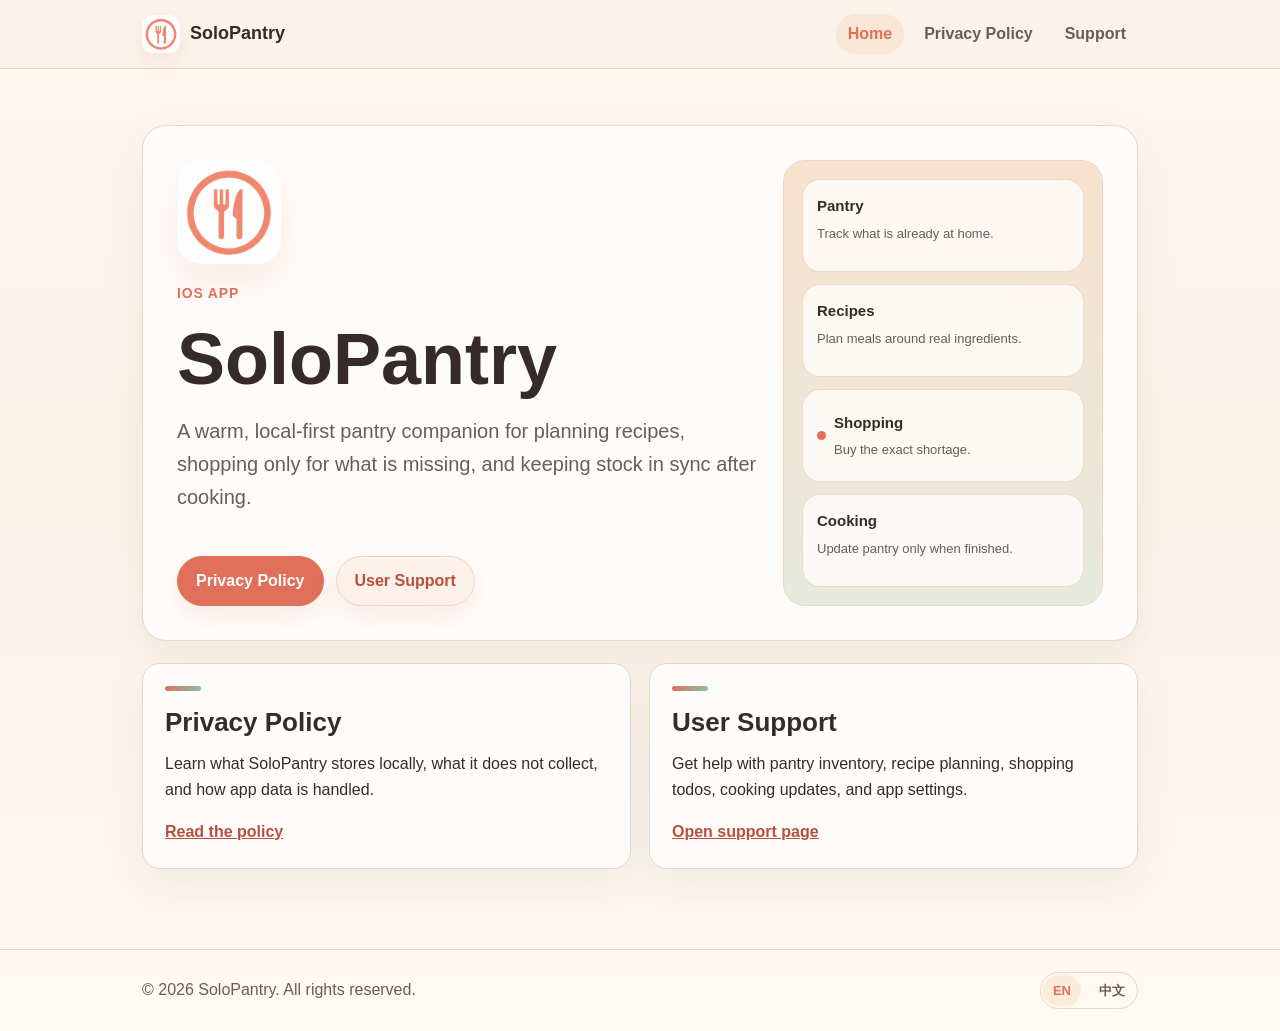
<file: index.html>
<!doctype html>
<html lang="en">
  <head>
    <meta charset="utf-8">
    <meta name="viewport" content="width=device-width, initial-scale=1">
    <title>SoloPantry</title>
    <meta name="description" content="SoloPantry support and privacy information.">
    <link rel="alternate" hreflang="en" href="https://aucu1608.github.io/solo_pantry_pages/">
    <link rel="alternate" hreflang="zh-Hans" href="https://aucu1608.github.io/solo_pantry_pages/zh.html">
    <link rel="icon" href="assets/app-icon.png">
    <link rel="apple-touch-icon" href="assets/app-icon.png">
    <link rel="stylesheet" href="assets/styles.css">
  </head>
  <body>
    <header class="site-header">
      <nav class="nav" aria-label="Main navigation">
        <a class="brand" href="./">
          <img class="brand-icon" src="assets/app-icon.png" alt="" width="34" height="34">
          <span>SoloPantry</span>
        </a>
        <div class="nav-actions">
          <div class="nav-links">
            <a href="./" aria-current="page">Home</a>
            <a href="privacy.html">Privacy Policy</a>
            <a href="support.html">Support</a>
          </div>
        </div>
      </nav>
    </header>

    <main>
      <section class="hero">
        <div class="hero-copy">
          <img class="hero-logo" src="assets/app-icon.png" alt="SoloPantry app icon" width="104" height="104">
          <div class="eyebrow">iOS App</div>
          <h1>SoloPantry</h1>
          <p class="lead">
            A warm, local-first pantry companion for planning recipes, shopping only for what is missing, and keeping stock in sync after cooking.
          </p>
          <div class="actions">
            <a class="button" href="privacy.html">Privacy Policy</a>
            <a class="button secondary" href="support.html">User Support</a>
          </div>
        </div>

        <div class="hero-preview" aria-label="SoloPantry workflow preview">
          <div class="mini-card">
            <strong>Pantry</strong>
            <span>Track what is already at home.</span>
          </div>
          <div class="mini-card">
            <strong>Recipes</strong>
            <span>Plan meals around real ingredients.</span>
          </div>
          <div class="mini-card mini-status">
            <div>
              <strong>Shopping</strong>
              <span>Buy the exact shortage.</span>
            </div>
          </div>
          <div class="mini-card">
            <strong>Cooking</strong>
            <span>Update pantry only when finished.</span>
          </div>
        </div>
      </section>

      <section class="grid" aria-label="Important links">
        <article class="card">
          <h2>Privacy Policy</h2>
          <p>
            Learn what SoloPantry stores locally, what it does not collect, and how app data is handled.
          </p>
          <a href="privacy.html">Read the policy</a>
        </article>

        <article class="card">
          <h2>User Support</h2>
          <p>
            Get help with pantry inventory, recipe planning, shopping todos, cooking updates, and app settings.
          </p>
          <a href="support.html">Open support page</a>
        </article>
      </section>
    </main>

    <footer class="site-footer">
      <div class="footer-inner">
        <span>&copy; 2026 SoloPantry. All rights reserved.</span>
        <div class="language-switch" aria-label="Language">
          <a href="./" aria-current="true">EN</a>
          <a href="zh.html" lang="zh-Hans">中文</a>
        </div>
      </div>
    </footer>
  </body>
</html>
</file>
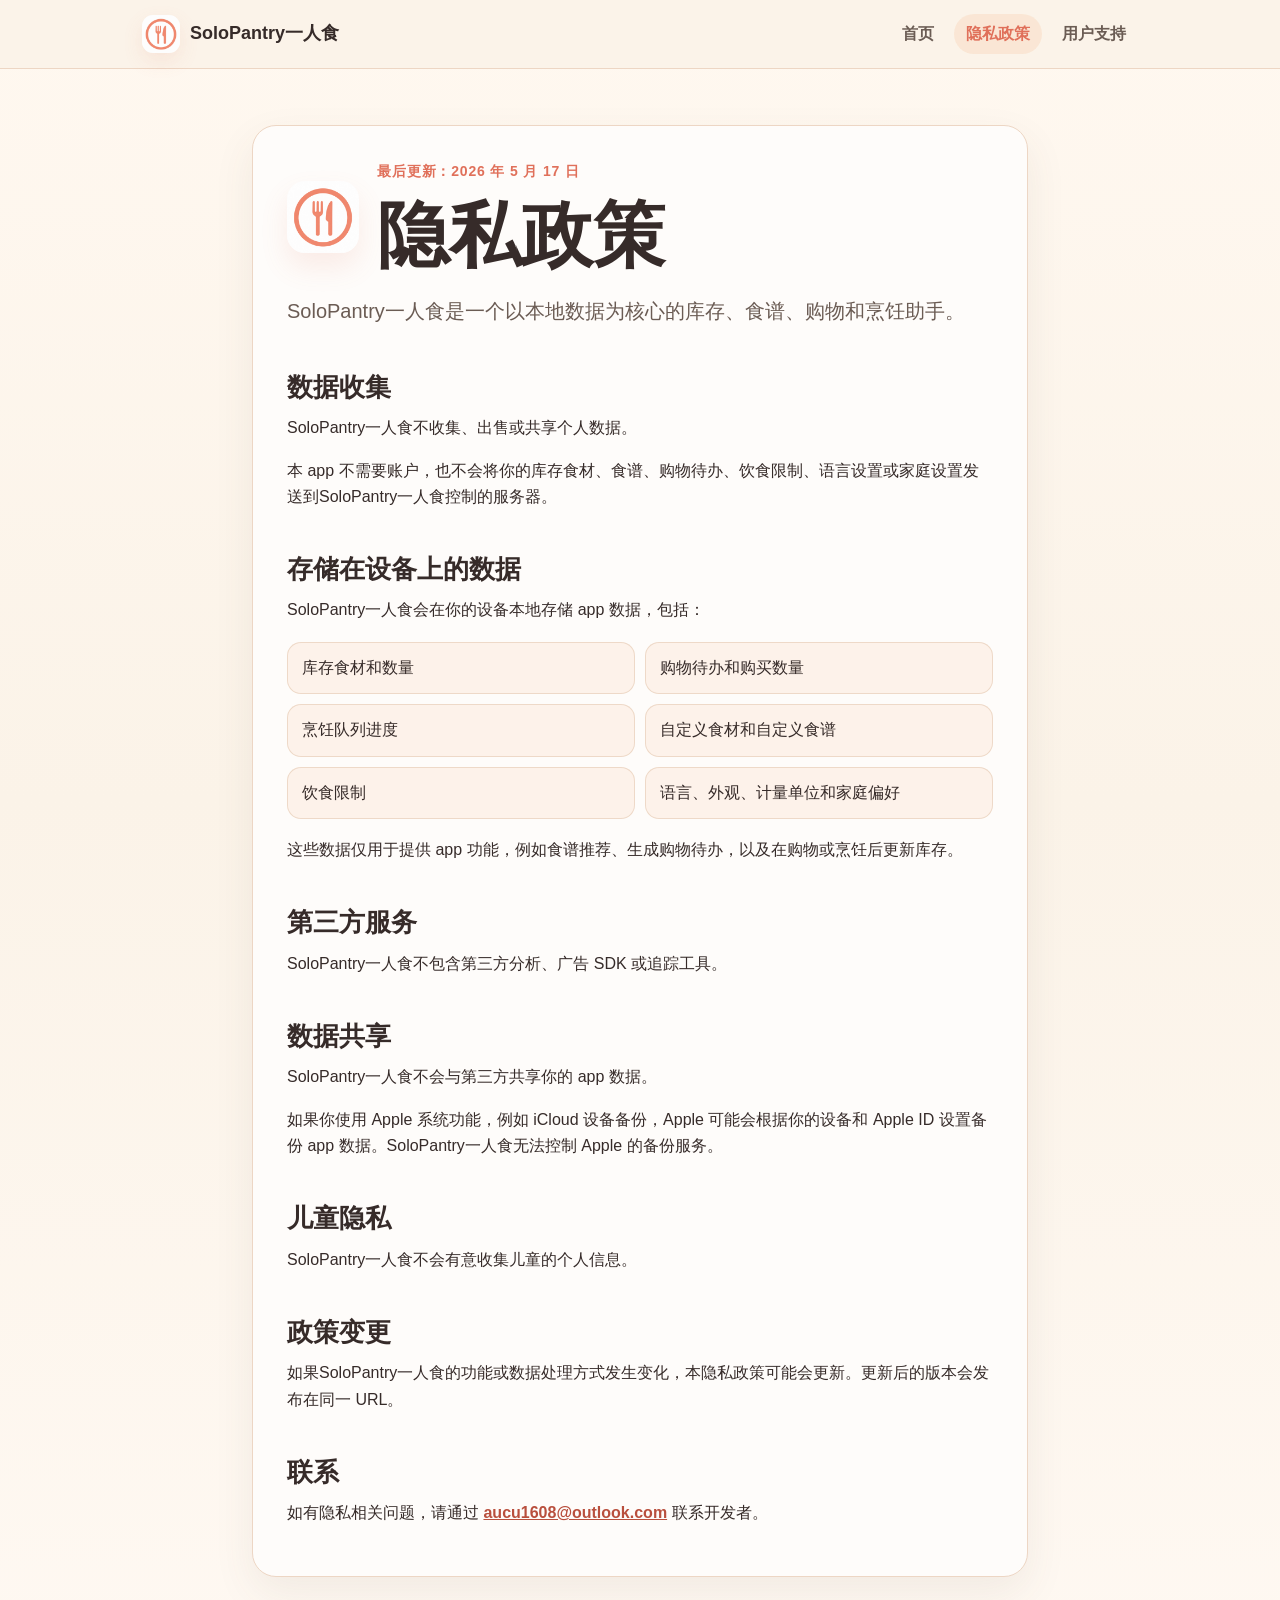
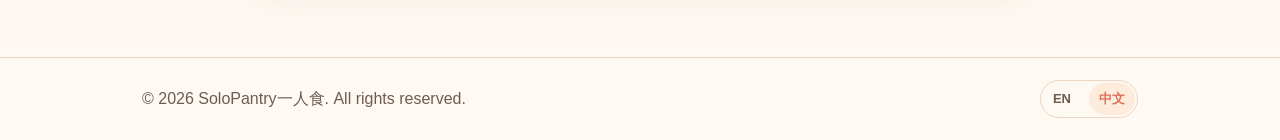
<file: privacy-zh.html>
<!doctype html>
<html lang="zh-Hans">
  <head>
    <meta charset="utf-8">
    <meta name="viewport" content="width=device-width, initial-scale=1">
    <title>隐私政策 | SoloPantry一人食</title>
    <meta name="description" content="SoloPantry一人食 iOS app 隐私政策。">
    <link rel="alternate" hreflang="en" href="https://aucu1608.github.io/solo_pantry_pages/privacy.html">
    <link rel="alternate" hreflang="zh-Hans" href="https://aucu1608.github.io/solo_pantry_pages/privacy-zh.html">
    <link rel="icon" href="assets/app-icon.png">
    <link rel="apple-touch-icon" href="assets/app-icon.png">
    <link rel="stylesheet" href="assets/styles.css">
  </head>
  <body>
    <header class="site-header">
      <nav class="nav" aria-label="主导航">
        <a class="brand" href="zh.html">
          <img class="brand-icon" src="assets/app-icon.png" alt="" width="34" height="34">
          <span>SoloPantry一人食</span>
        </a>
        <div class="nav-actions">
          <div class="nav-links">
            <a href="zh.html">首页</a>
            <a href="privacy-zh.html" aria-current="page">隐私政策</a>
            <a href="support-zh.html">用户支持</a>
          </div>
        </div>
      </nav>
    </header>

    <main class="content">
      <article class="page-panel">
        <div class="page-title">
          <img src="assets/app-icon.png" alt="SoloPantry一人食 app 图标" width="72" height="72">
          <div>
            <p class="eyebrow">最后更新：2026 年 5 月 17 日</p>
            <h1>隐私政策</h1>
          </div>
        </div>
        <p class="lead">
          SoloPantry一人食是一个以本地数据为核心的库存、食谱、购物和烹饪助手。
        </p>

        <h2>数据收集</h2>
        <p>
          SoloPantry一人食不收集、出售或共享个人数据。
        </p>
        <p>
          本 app 不需要账户，也不会将你的库存食材、食谱、购物待办、饮食限制、语言设置或家庭设置发送到SoloPantry一人食控制的服务器。
        </p>

        <h2>存储在设备上的数据</h2>
        <p>SoloPantry一人食会在你的设备本地存储 app 数据，包括：</p>
        <ul class="info-list">
          <li>库存食材和数量</li>
          <li>购物待办和购买数量</li>
          <li>烹饪队列进度</li>
          <li>自定义食材和自定义食谱</li>
          <li>饮食限制</li>
          <li>语言、外观、计量单位和家庭偏好</li>
        </ul>
        <p>
          这些数据仅用于提供 app 功能，例如食谱推荐、生成购物待办，以及在购物或烹饪后更新库存。
        </p>

        <h2>第三方服务</h2>
        <p>
          SoloPantry一人食不包含第三方分析、广告 SDK 或追踪工具。
        </p>

        <h2>数据共享</h2>
        <p>
          SoloPantry一人食不会与第三方共享你的 app 数据。
        </p>
        <p>
          如果你使用 Apple 系统功能，例如 iCloud 设备备份，Apple 可能会根据你的设备和 Apple ID 设置备份 app 数据。SoloPantry一人食无法控制 Apple 的备份服务。
        </p>

        <h2>儿童隐私</h2>
        <p>
          SoloPantry一人食不会有意收集儿童的个人信息。
        </p>

        <h2>政策变更</h2>
        <p>
          如果SoloPantry一人食的功能或数据处理方式发生变化，本隐私政策可能会更新。更新后的版本会发布在同一 URL。
        </p>

        <h2>联系</h2>
        <p>
          如有隐私相关问题，请通过
          <a href="mailto:aucu1608@outlook.com">aucu1608@outlook.com</a>
          联系开发者。
        </p>
      </article>
    </main>

    <footer class="site-footer">
      <div class="footer-inner">
        <span>&copy; 2026 SoloPantry一人食. All rights reserved.</span>
        <div class="language-switch" aria-label="语言">
          <a href="privacy.html">EN</a>
          <a href="privacy-zh.html" aria-current="true">中文</a>
        </div>
      </div>
    </footer>
  </body>
</html>
</file>
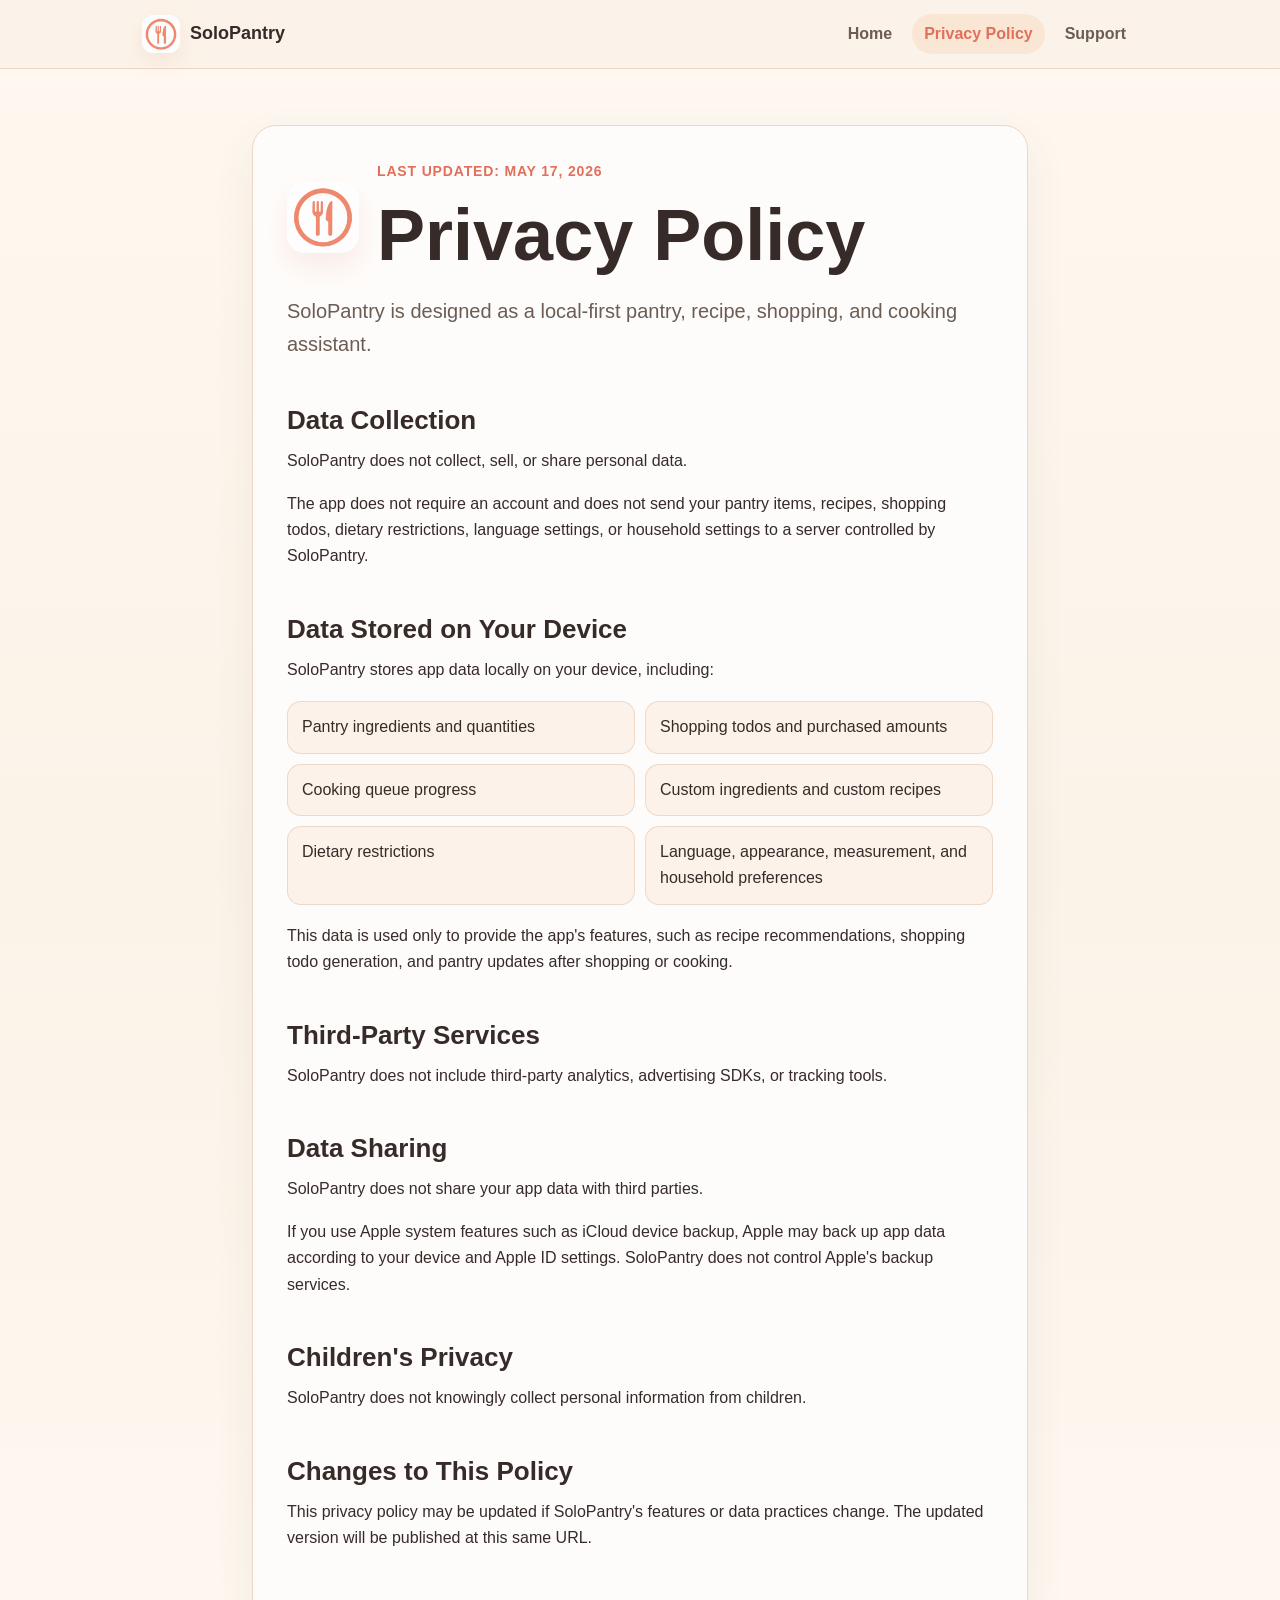
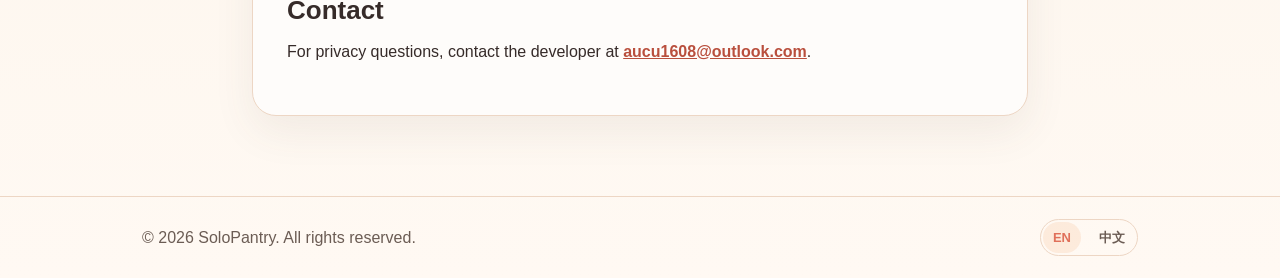
<file: privacy.html>
<!doctype html>
<html lang="en">
  <head>
    <meta charset="utf-8">
    <meta name="viewport" content="width=device-width, initial-scale=1">
    <title>Privacy Policy | SoloPantry</title>
    <meta name="description" content="SoloPantry privacy policy for the iOS app.">
    <link rel="alternate" hreflang="en" href="https://aucu1608.github.io/solo_pantry_pages/privacy.html">
    <link rel="alternate" hreflang="zh-Hans" href="https://aucu1608.github.io/solo_pantry_pages/privacy-zh.html">
    <link rel="icon" href="assets/app-icon.png">
    <link rel="apple-touch-icon" href="assets/app-icon.png">
    <link rel="stylesheet" href="assets/styles.css">
  </head>
  <body>
    <header class="site-header">
      <nav class="nav" aria-label="Main navigation">
        <a class="brand" href="./">
          <img class="brand-icon" src="assets/app-icon.png" alt="" width="34" height="34">
          <span>SoloPantry</span>
        </a>
        <div class="nav-actions">
          <div class="nav-links">
            <a href="./">Home</a>
            <a href="privacy.html" aria-current="page">Privacy Policy</a>
            <a href="support.html">Support</a>
          </div>
        </div>
      </nav>
    </header>

    <main class="content">
      <article class="page-panel">
        <div class="page-title">
          <img src="assets/app-icon.png" alt="SoloPantry app icon" width="72" height="72">
          <div>
            <p class="eyebrow">Last updated: May 17, 2026</p>
            <h1>Privacy Policy</h1>
          </div>
        </div>
        <p class="lead">
          SoloPantry is designed as a local-first pantry, recipe, shopping, and cooking assistant.
        </p>

        <h2>Data Collection</h2>
        <p>
          SoloPantry does not collect, sell, or share personal data.
        </p>
        <p>
          The app does not require an account and does not send your pantry items, recipes, shopping todos,
          dietary restrictions, language settings, or household settings to a server controlled by SoloPantry.
        </p>

        <h2>Data Stored on Your Device</h2>
        <p>SoloPantry stores app data locally on your device, including:</p>
        <ul class="info-list">
          <li>Pantry ingredients and quantities</li>
          <li>Shopping todos and purchased amounts</li>
          <li>Cooking queue progress</li>
          <li>Custom ingredients and custom recipes</li>
          <li>Dietary restrictions</li>
          <li>Language, appearance, measurement, and household preferences</li>
        </ul>
        <p>
          This data is used only to provide the app's features, such as recipe recommendations,
          shopping todo generation, and pantry updates after shopping or cooking.
        </p>

        <h2>Third-Party Services</h2>
        <p>
          SoloPantry does not include third-party analytics, advertising SDKs, or tracking tools.
        </p>

        <h2>Data Sharing</h2>
        <p>
          SoloPantry does not share your app data with third parties.
        </p>
        <p>
          If you use Apple system features such as iCloud device backup, Apple may back up app data according
          to your device and Apple ID settings. SoloPantry does not control Apple's backup services.
        </p>

        <h2>Children's Privacy</h2>
        <p>
          SoloPantry does not knowingly collect personal information from children.
        </p>

        <h2>Changes to This Policy</h2>
        <p>
          This privacy policy may be updated if SoloPantry's features or data practices change.
          The updated version will be published at this same URL.
        </p>

        <h2>Contact</h2>
        <p>
          For privacy questions, contact the developer at
          <a href="mailto:aucu1608@outlook.com">aucu1608@outlook.com</a>.
        </p>
      </article>
    </main>

    <footer class="site-footer">
      <div class="footer-inner">
        <span>&copy; 2026 SoloPantry. All rights reserved.</span>
        <div class="language-switch" aria-label="Language">
          <a href="privacy.html" aria-current="true">EN</a>
          <a href="privacy-zh.html" lang="zh-Hans">中文</a>
        </div>
      </div>
    </footer>
  </body>
</html>
</file>
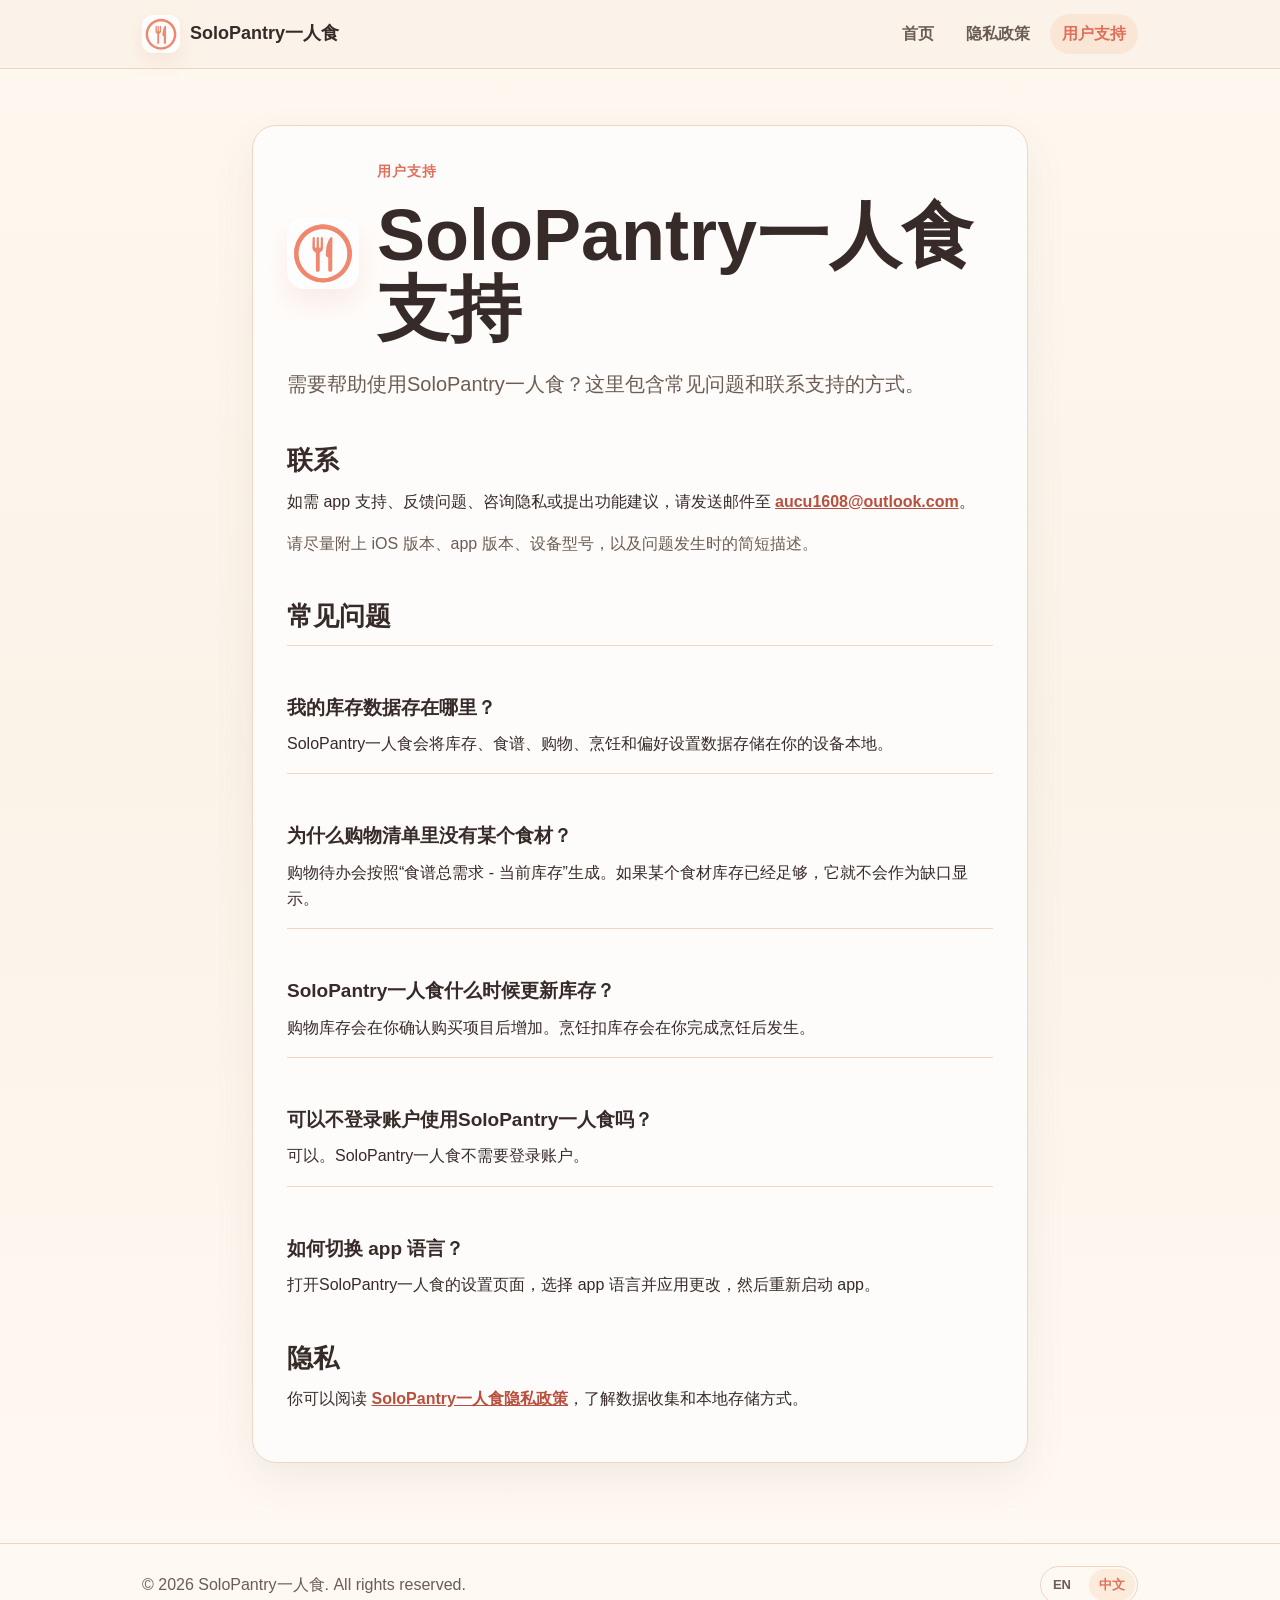
<file: support-zh.html>
<!doctype html>
<html lang="zh-Hans">
  <head>
    <meta charset="utf-8">
    <meta name="viewport" content="width=device-width, initial-scale=1">
    <title>用户支持 | SoloPantry一人食</title>
    <meta name="description" content="SoloPantry一人食 iOS app 用户支持。">
    <link rel="alternate" hreflang="en" href="https://aucu1608.github.io/solo_pantry_pages/support.html">
    <link rel="alternate" hreflang="zh-Hans" href="https://aucu1608.github.io/solo_pantry_pages/support-zh.html">
    <link rel="icon" href="assets/app-icon.png">
    <link rel="apple-touch-icon" href="assets/app-icon.png">
    <link rel="stylesheet" href="assets/styles.css">
  </head>
  <body>
    <header class="site-header">
      <nav class="nav" aria-label="主导航">
        <a class="brand" href="zh.html">
          <img class="brand-icon" src="assets/app-icon.png" alt="" width="34" height="34">
          <span>SoloPantry一人食</span>
        </a>
        <div class="nav-actions">
          <div class="nav-links">
            <a href="zh.html">首页</a>
            <a href="privacy-zh.html">隐私政策</a>
            <a href="support-zh.html" aria-current="page">用户支持</a>
          </div>
        </div>
      </nav>
    </header>

    <main class="content">
      <article class="page-panel">
        <div class="page-title">
          <img src="assets/app-icon.png" alt="SoloPantry一人食 app 图标" width="72" height="72">
          <div>
            <p class="eyebrow">用户支持</p>
            <h1>SoloPantry一人食支持</h1>
          </div>
        </div>
        <p class="lead">
          需要帮助使用SoloPantry一人食？这里包含常见问题和联系支持的方式。
        </p>

        <h2>联系</h2>
        <p>
          如需 app 支持、反馈问题、咨询隐私或提出功能建议，请发送邮件至
          <a href="mailto:aucu1608@outlook.com">aucu1608@outlook.com</a>。
        </p>
        <p class="muted">
          请尽量附上 iOS 版本、app 版本、设备型号，以及问题发生时的简短描述。
        </p>

        <h2>常见问题</h2>
        <section class="faq-block">
          <h3>我的库存数据存在哪里？</h3>
          <p>
            SoloPantry一人食会将库存、食谱、购物、烹饪和偏好设置数据存储在你的设备本地。
          </p>
        </section>

        <section class="faq-block">
          <h3>为什么购物清单里没有某个食材？</h3>
          <p>
            购物待办会按照“食谱总需求 - 当前库存”生成。如果某个食材库存已经足够，它就不会作为缺口显示。
          </p>
        </section>

        <section class="faq-block">
          <h3>SoloPantry一人食什么时候更新库存？</h3>
          <p>
            购物库存会在你确认购买项目后增加。烹饪扣库存会在你完成烹饪后发生。
          </p>
        </section>

        <section class="faq-block">
          <h3>可以不登录账户使用SoloPantry一人食吗？</h3>
          <p>
            可以。SoloPantry一人食不需要登录账户。
          </p>
        </section>

        <section class="faq-block">
          <h3>如何切换 app 语言？</h3>
          <p>
            打开SoloPantry一人食的设置页面，选择 app 语言并应用更改，然后重新启动 app。
          </p>
        </section>

        <h2>隐私</h2>
        <p>
          你可以阅读 <a href="privacy-zh.html">SoloPantry一人食隐私政策</a>，了解数据收集和本地存储方式。
        </p>
      </article>
    </main>

    <footer class="site-footer">
      <div class="footer-inner">
        <span>&copy; 2026 SoloPantry一人食. All rights reserved.</span>
        <div class="language-switch" aria-label="语言">
          <a href="support.html">EN</a>
          <a href="support-zh.html" aria-current="true">中文</a>
        </div>
      </div>
    </footer>
  </body>
</html>
</file>
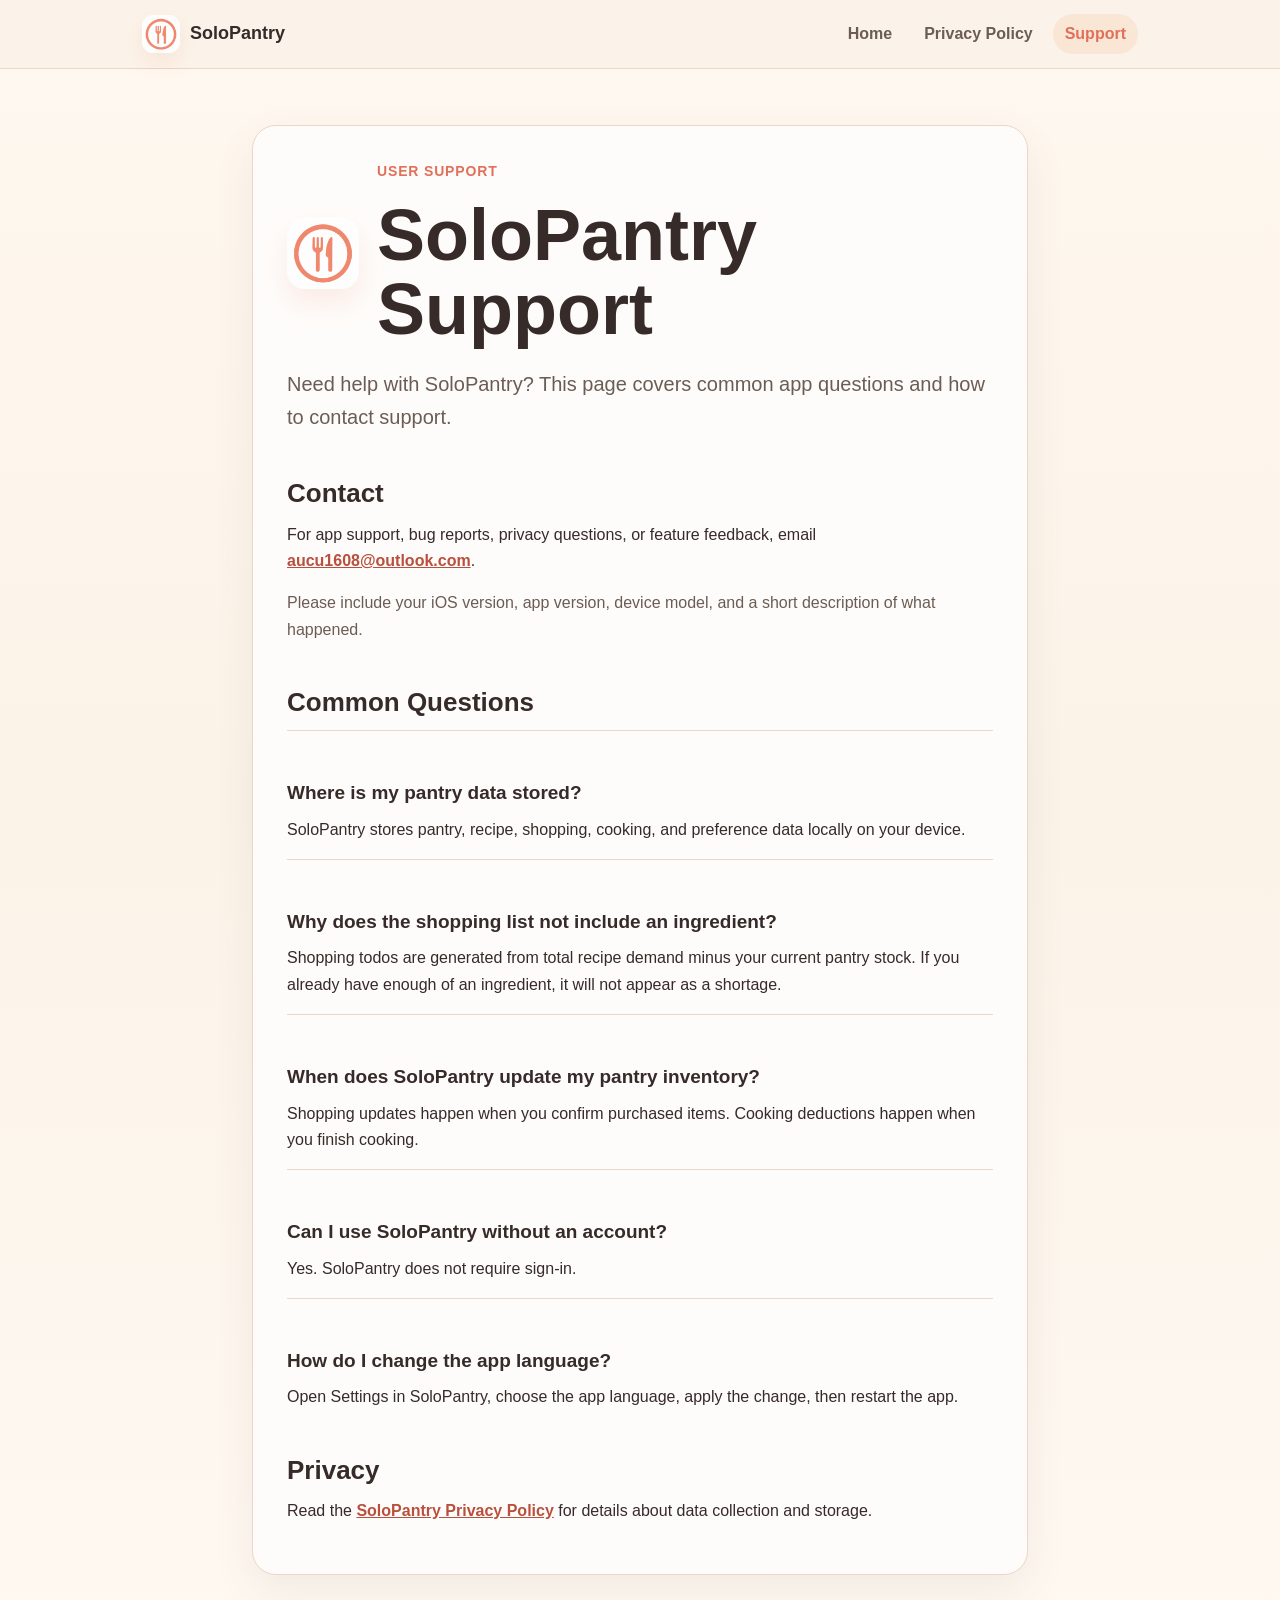
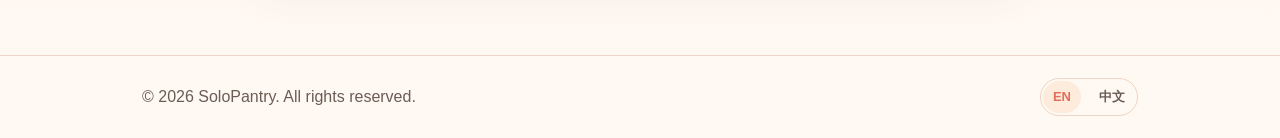
<file: support.html>
<!doctype html>
<html lang="en">
  <head>
    <meta charset="utf-8">
    <meta name="viewport" content="width=device-width, initial-scale=1">
    <title>Support | SoloPantry</title>
    <meta name="description" content="SoloPantry user support for the iOS app.">
    <link rel="alternate" hreflang="en" href="https://aucu1608.github.io/solo_pantry_pages/support.html">
    <link rel="alternate" hreflang="zh-Hans" href="https://aucu1608.github.io/solo_pantry_pages/support-zh.html">
    <link rel="icon" href="assets/app-icon.png">
    <link rel="apple-touch-icon" href="assets/app-icon.png">
    <link rel="stylesheet" href="assets/styles.css">
  </head>
  <body>
    <header class="site-header">
      <nav class="nav" aria-label="Main navigation">
        <a class="brand" href="./">
          <img class="brand-icon" src="assets/app-icon.png" alt="" width="34" height="34">
          <span>SoloPantry</span>
        </a>
        <div class="nav-actions">
          <div class="nav-links">
            <a href="./">Home</a>
            <a href="privacy.html">Privacy Policy</a>
            <a href="support.html" aria-current="page">Support</a>
          </div>
        </div>
      </nav>
    </header>

    <main class="content">
      <article class="page-panel">
        <div class="page-title">
          <img src="assets/app-icon.png" alt="SoloPantry app icon" width="72" height="72">
          <div>
            <p class="eyebrow">User Support</p>
            <h1>SoloPantry Support</h1>
          </div>
        </div>
        <p class="lead">
          Need help with SoloPantry? This page covers common app questions and how to contact support.
        </p>

        <h2>Contact</h2>
        <p>
          For app support, bug reports, privacy questions, or feature feedback, email
          <a href="mailto:aucu1608@outlook.com">aucu1608@outlook.com</a>.
        </p>
        <p class="muted">
          Please include your iOS version, app version, device model, and a short description of what happened.
        </p>

        <h2>Common Questions</h2>
        <section class="faq-block">
          <h3>Where is my pantry data stored?</h3>
          <p>
            SoloPantry stores pantry, recipe, shopping, cooking, and preference data locally on your device.
          </p>
        </section>

        <section class="faq-block">
          <h3>Why does the shopping list not include an ingredient?</h3>
          <p>
            Shopping todos are generated from total recipe demand minus your current pantry stock.
            If you already have enough of an ingredient, it will not appear as a shortage.
          </p>
        </section>

        <section class="faq-block">
          <h3>When does SoloPantry update my pantry inventory?</h3>
          <p>
            Shopping updates happen when you confirm purchased items. Cooking deductions happen when you finish cooking.
          </p>
        </section>

        <section class="faq-block">
          <h3>Can I use SoloPantry without an account?</h3>
          <p>
            Yes. SoloPantry does not require sign-in.
          </p>
        </section>

        <section class="faq-block">
          <h3>How do I change the app language?</h3>
          <p>
            Open Settings in SoloPantry, choose the app language, apply the change, then restart the app.
          </p>
        </section>

        <h2>Privacy</h2>
        <p>
          Read the <a href="privacy.html">SoloPantry Privacy Policy</a> for details about data collection and storage.
        </p>
      </article>
    </main>

    <footer class="site-footer">
      <div class="footer-inner">
        <span>&copy; 2026 SoloPantry. All rights reserved.</span>
        <div class="language-switch" aria-label="Language">
          <a href="support.html" aria-current="true">EN</a>
          <a href="support-zh.html" lang="zh-Hans">中文</a>
        </div>
      </div>
    </footer>
  </body>
</html>
</file>
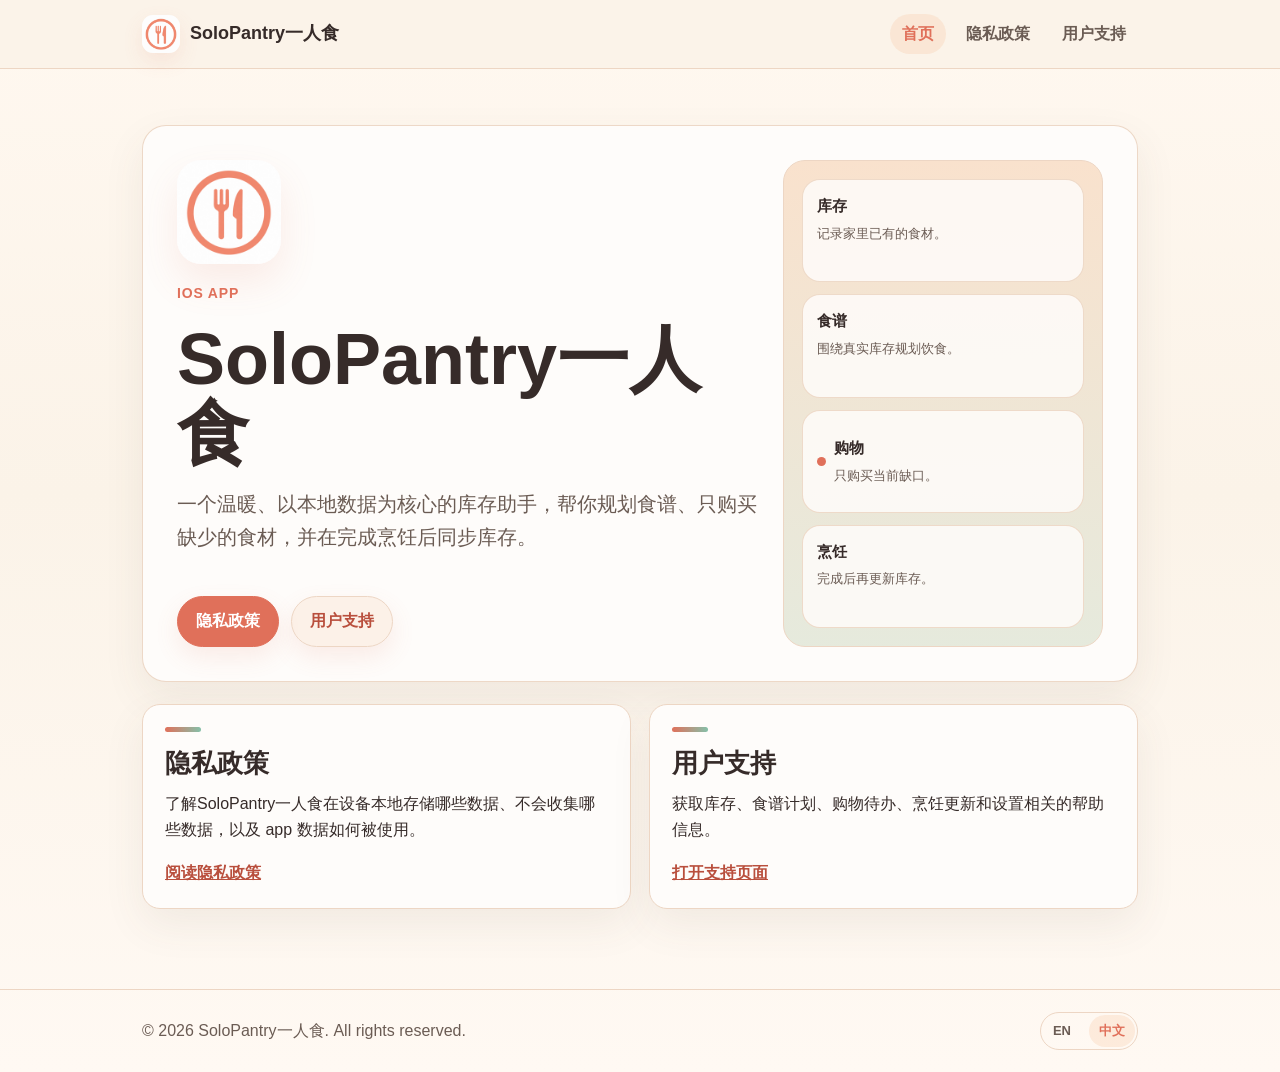
<file: zh.html>
<!doctype html>
<html lang="zh-Hans">
  <head>
    <meta charset="utf-8">
    <meta name="viewport" content="width=device-width, initial-scale=1">
    <title>SoloPantry一人食</title>
    <meta name="description" content="SoloPantry一人食用户支持与隐私政策信息。">
    <link rel="alternate" hreflang="en" href="https://aucu1608.github.io/solo_pantry_pages/">
    <link rel="alternate" hreflang="zh-Hans" href="https://aucu1608.github.io/solo_pantry_pages/zh.html">
    <link rel="icon" href="assets/app-icon.png">
    <link rel="apple-touch-icon" href="assets/app-icon.png">
    <link rel="stylesheet" href="assets/styles.css">
  </head>
  <body>
    <header class="site-header">
      <nav class="nav" aria-label="主导航">
        <a class="brand" href="zh.html">
          <img class="brand-icon" src="assets/app-icon.png" alt="" width="34" height="34">
          <span>SoloPantry一人食</span>
        </a>
        <div class="nav-actions">
          <div class="nav-links">
            <a href="zh.html" aria-current="page">首页</a>
            <a href="privacy-zh.html">隐私政策</a>
            <a href="support-zh.html">用户支持</a>
          </div>
        </div>
      </nav>
    </header>

    <main>
      <section class="hero">
        <div class="hero-copy">
          <img class="hero-logo" src="assets/app-icon.png" alt="SoloPantry一人食 app 图标" width="104" height="104">
          <div class="eyebrow">iOS App</div>
          <h1>SoloPantry一人食</h1>
          <p class="lead">
            一个温暖、以本地数据为核心的库存助手，帮你规划食谱、只购买缺少的食材，并在完成烹饪后同步库存。
          </p>
          <div class="actions">
            <a class="button" href="privacy-zh.html">隐私政策</a>
            <a class="button secondary" href="support-zh.html">用户支持</a>
          </div>
        </div>

        <div class="hero-preview" aria-label="SoloPantry一人食 使用流程预览">
          <div class="mini-card">
            <strong>库存</strong>
            <span>记录家里已有的食材。</span>
          </div>
          <div class="mini-card">
            <strong>食谱</strong>
            <span>围绕真实库存规划饮食。</span>
          </div>
          <div class="mini-card mini-status">
            <div>
              <strong>购物</strong>
              <span>只购买当前缺口。</span>
            </div>
          </div>
          <div class="mini-card">
            <strong>烹饪</strong>
            <span>完成后再更新库存。</span>
          </div>
        </div>
      </section>

      <section class="grid" aria-label="重要链接">
        <article class="card">
          <h2>隐私政策</h2>
          <p>
            了解SoloPantry一人食在设备本地存储哪些数据、不会收集哪些数据，以及 app 数据如何被使用。
          </p>
          <a href="privacy-zh.html">阅读隐私政策</a>
        </article>

        <article class="card">
          <h2>用户支持</h2>
          <p>
            获取库存、食谱计划、购物待办、烹饪更新和设置相关的帮助信息。
          </p>
          <a href="support-zh.html">打开支持页面</a>
        </article>
      </section>
    </main>

    <footer class="site-footer">
      <div class="footer-inner">
        <span>&copy; 2026 SoloPantry一人食. All rights reserved.</span>
        <div class="language-switch" aria-label="语言">
          <a href="./">EN</a>
          <a href="zh.html" aria-current="true">中文</a>
        </div>
      </div>
    </footer>
  </body>
</html>
</file>
<file: assets/styles.css>
:root {
  color-scheme: light dark;
  --bg: #fbf3e8;
  --panel: #fefcfa;
  --text: #362b29;
  --muted: #6b5c54;
  --line: #edd6c4;
  --accent: #e0705a;
  --accent-strong: #b94f3d;
  --peach: #f5bd94;
  --mint: #85c0a9;
  --soft: #fce6d7;
  --shadow: rgba(224, 112, 90, 0.12);
  --panel-shadow: 0 16px 42px rgba(92, 76, 69, 0.08);
}

* {
  box-sizing: border-box;
}

body {
  margin: 0;
  font-family: -apple-system, BlinkMacSystemFont, "Segoe UI", sans-serif;
  background: linear-gradient(180deg, #fff8f0 0%, var(--bg) 46%, #fff9f3 100%);
  color: var(--text);
  line-height: 1.65;
}

a {
  color: var(--accent-strong);
  font-weight: 600;
}

.site-header {
  border-bottom: 1px solid var(--line);
  background: rgba(251, 243, 232, 0.86);
  backdrop-filter: blur(16px);
  position: sticky;
  top: 0;
  z-index: 10;
}

.nav {
  max-width: 1040px;
  margin: 0 auto;
  padding: 14px 22px;
  display: flex;
  align-items: center;
  justify-content: space-between;
  gap: 16px;
}

.brand {
  color: var(--text);
  font-size: 18px;
  font-weight: 750;
  text-decoration: none;
  display: inline-flex;
  align-items: center;
  gap: 10px;
}

.brand-icon {
  width: 38px;
  height: 38px;
  border-radius: 11px;
  box-shadow: 0 8px 20px var(--shadow);
}

.nav-actions {
  align-items: center;
  display: flex;
  gap: 14px;
  flex-wrap: wrap;
}

.nav-links,
.language-switch {
  display: flex;
  gap: 8px;
  flex-wrap: wrap;
}

.nav-links a,
.language-switch a {
  border-radius: 999px;
  color: var(--muted);
  padding: 7px 12px;
  text-decoration: none;
}

.nav-links a:hover,
.nav-links a[aria-current="page"],
.language-switch a:hover,
.language-switch a[aria-current="true"] {
  color: var(--accent);
  background: rgba(245, 189, 148, 0.24);
}

.language-switch {
  border: 1px solid var(--line);
  border-radius: 999px;
  padding: 2px;
}

.language-switch a {
  font-size: 13px;
  padding: 5px 10px;
}

main {
  max-width: 1040px;
  margin: 0 auto;
  padding: 56px 22px 80px;
}

.hero {
  background: var(--panel);
  border: 1px solid rgba(237, 214, 196, 0.95);
  border-radius: 24px;
  box-shadow: var(--panel-shadow);
  display: grid;
  gap: 26px;
  grid-template-columns: minmax(0, 1fr) 320px;
  overflow: hidden;
  padding: 34px;
}

.hero-copy {
  align-self: center;
  display: grid;
  gap: 18px;
  max-width: 670px;
}

.hero-logo {
  width: 104px;
  height: 104px;
  border-radius: 24px;
  box-shadow: 0 18px 38px var(--shadow);
}

.hero-preview {
  align-self: stretch;
  background:
    linear-gradient(180deg, rgba(245, 189, 148, 0.32), rgba(133, 192, 169, 0.18)),
    var(--bg);
  border: 1px solid var(--line);
  border-radius: 22px;
  display: grid;
  gap: 12px;
  padding: 18px;
}

.mini-card {
  background: rgba(254, 252, 250, 0.86);
  border: 1px solid rgba(237, 214, 196, 0.9);
  border-radius: 18px;
  padding: 14px;
}

.mini-card strong {
  display: block;
  font-size: 15px;
  margin-bottom: 4px;
}

.mini-card span {
  color: var(--muted);
  display: block;
  font-size: 13px;
}

.mini-status {
  align-items: center;
  display: flex;
  gap: 8px;
}

.mini-status::before {
  background: var(--accent);
  border-radius: 999px;
  content: "";
  display: inline-block;
  height: 9px;
  width: 9px;
}

.eyebrow {
  color: var(--accent);
  font-size: 14px;
  font-weight: 750;
  letter-spacing: 0.06em;
  text-transform: uppercase;
}

h1 {
  margin: 0;
  font-size: clamp(38px, 7vw, 72px);
  line-height: 1.02;
  letter-spacing: 0;
}

h2 {
  margin: 44px 0 12px;
  font-size: 26px;
  line-height: 1.2;
  letter-spacing: 0;
}

h3 {
  margin: 28px 0 8px;
  font-size: 19px;
}

p {
  margin: 0 0 16px;
}

.lead {
  color: var(--muted);
  font-size: 20px;
  max-width: 700px;
}

.actions {
  display: flex;
  gap: 12px;
  flex-wrap: wrap;
  margin-top: 8px;
}

.button {
  border: 1px solid var(--accent);
  border-radius: 999px;
  color: #ffffff;
  background: var(--accent);
  box-shadow: 0 10px 24px var(--shadow);
  padding: 11px 18px;
  text-decoration: none;
  display: inline-flex;
  align-items: center;
  justify-content: center;
  min-height: 44px;
}

.button.secondary {
  border-color: var(--line);
  color: var(--accent-strong);
  background: rgba(245, 189, 148, 0.18);
}

.button:hover {
  transform: translateY(-1px);
}

.grid {
  display: grid;
  grid-template-columns: repeat(2, minmax(0, 1fr));
  gap: 18px;
  margin-top: 22px;
}

.card {
  background: var(--panel);
  border: 1px solid var(--line);
  border-radius: 18px;
  padding: 22px;
  box-shadow: var(--panel-shadow);
}

.card::before {
  content: "";
  display: block;
  width: 36px;
  height: 5px;
  margin-bottom: 16px;
  border-radius: 999px;
  background: linear-gradient(90deg, var(--accent), var(--mint));
}

.card h2,
.card h3 {
  margin-top: 0;
}

.content {
  max-width: 820px;
}

.page-panel {
  background: var(--panel);
  border: 1px solid var(--line);
  border-radius: 24px;
  box-shadow: var(--panel-shadow);
  padding: 34px;
}

.page-title {
  align-items: center;
  display: flex;
  gap: 18px;
  margin-bottom: 22px;
}

.page-title img {
  height: 72px;
  width: 72px;
  border-radius: 18px;
  box-shadow: 0 14px 28px var(--shadow);
}

.info-list {
  display: grid;
  gap: 10px;
  grid-template-columns: repeat(2, minmax(0, 1fr));
  list-style: none;
  margin: 18px 0;
  padding: 0;
}

.info-list li {
  background: rgba(252, 230, 215, 0.46);
  border: 1px solid rgba(237, 214, 196, 0.9);
  border-radius: 14px;
  margin: 0;
  padding: 12px 14px;
}

.faq-block {
  border-top: 1px solid var(--line);
  padding-top: 18px;
}

.muted {
  color: var(--muted);
}

ul {
  padding-left: 22px;
}

li {
  margin: 8px 0;
}

.site-footer {
  border-top: 1px solid var(--line);
  color: var(--muted);
}

.footer-inner {
  align-items: center;
  display: flex;
  justify-content: space-between;
  gap: 14px;
  flex-wrap: wrap;
  max-width: 1040px;
  margin: 0 auto;
  padding: 22px;
}

@media (max-width: 840px) {
  .hero {
    grid-template-columns: 1fr;
    padding: 24px;
  }

  .hero-preview {
    grid-template-columns: 1fr;
  }
}

@media (max-width: 680px) {
  .nav {
    align-items: flex-start;
    flex-direction: column;
  }

  .nav-actions {
    align-items: flex-start;
    flex-direction: column;
    gap: 10px;
  }

  .grid {
    grid-template-columns: 1fr;
  }

  .info-list {
    grid-template-columns: 1fr;
  }

  .page-panel {
    padding: 24px;
  }
}

@media (prefers-color-scheme: dark) {
  :root {
    --bg: #000000;
    --panel: #1c1c1e;
    --text: #f0e4d2;
    --muted: #9f9486;
    --line: #3a3128;
    --accent: #e88066;
    --accent-strong: #ffb29d;
    --peach: #c28a63;
    --mint: #7faa97;
    --soft: #241b17;
    --shadow: rgba(232, 128, 102, 0.2);
    --panel-shadow: 0 16px 42px rgba(0, 0, 0, 0.34);
  }

  body {
    background: linear-gradient(180deg, #100907 0%, var(--bg) 42%, #000000 100%);
  }

  .site-header {
    background: rgba(0, 0, 0, 0.78);
  }

  .button {
    color: #1b100d;
  }

  .button.secondary {
    color: var(--accent-strong);
  }

  .mini-card {
    background: rgba(28, 28, 30, 0.8);
  }

  .info-list li {
    background: rgba(36, 27, 23, 0.7);
  }
}
</file>
